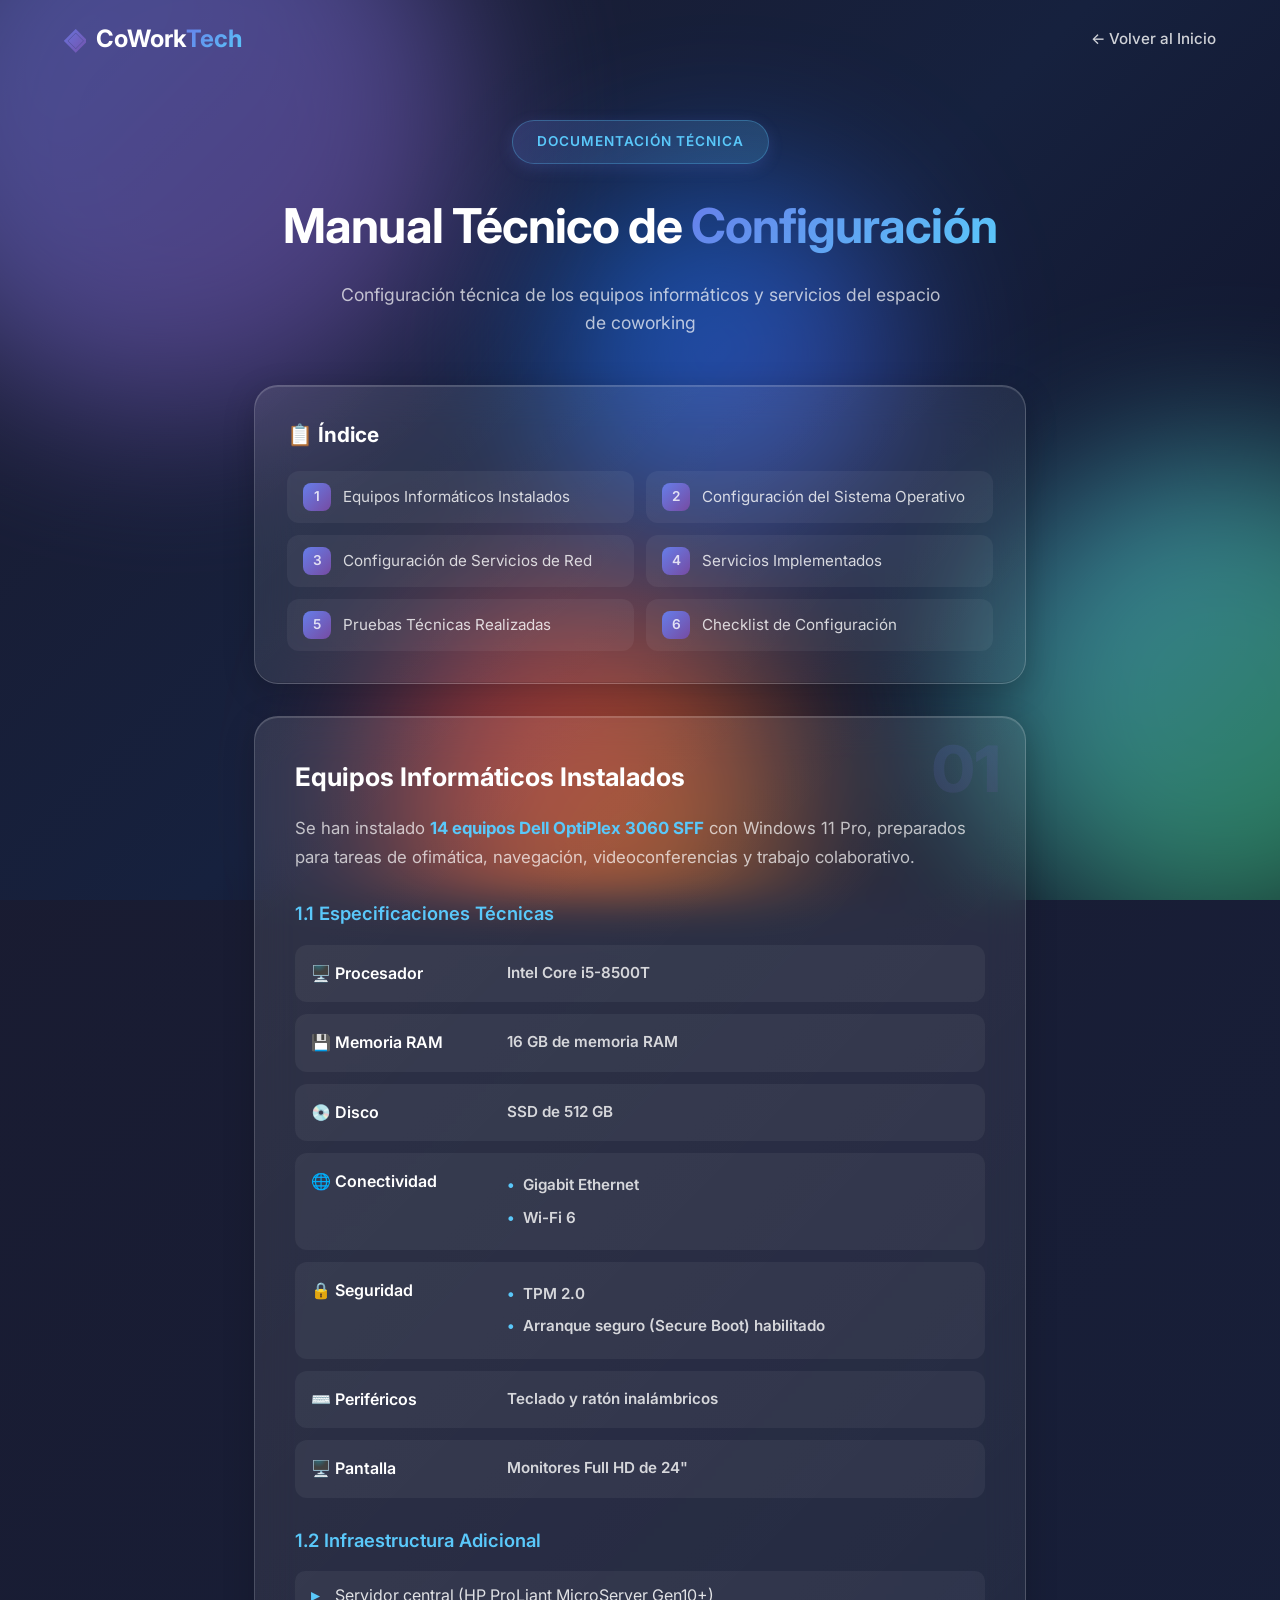
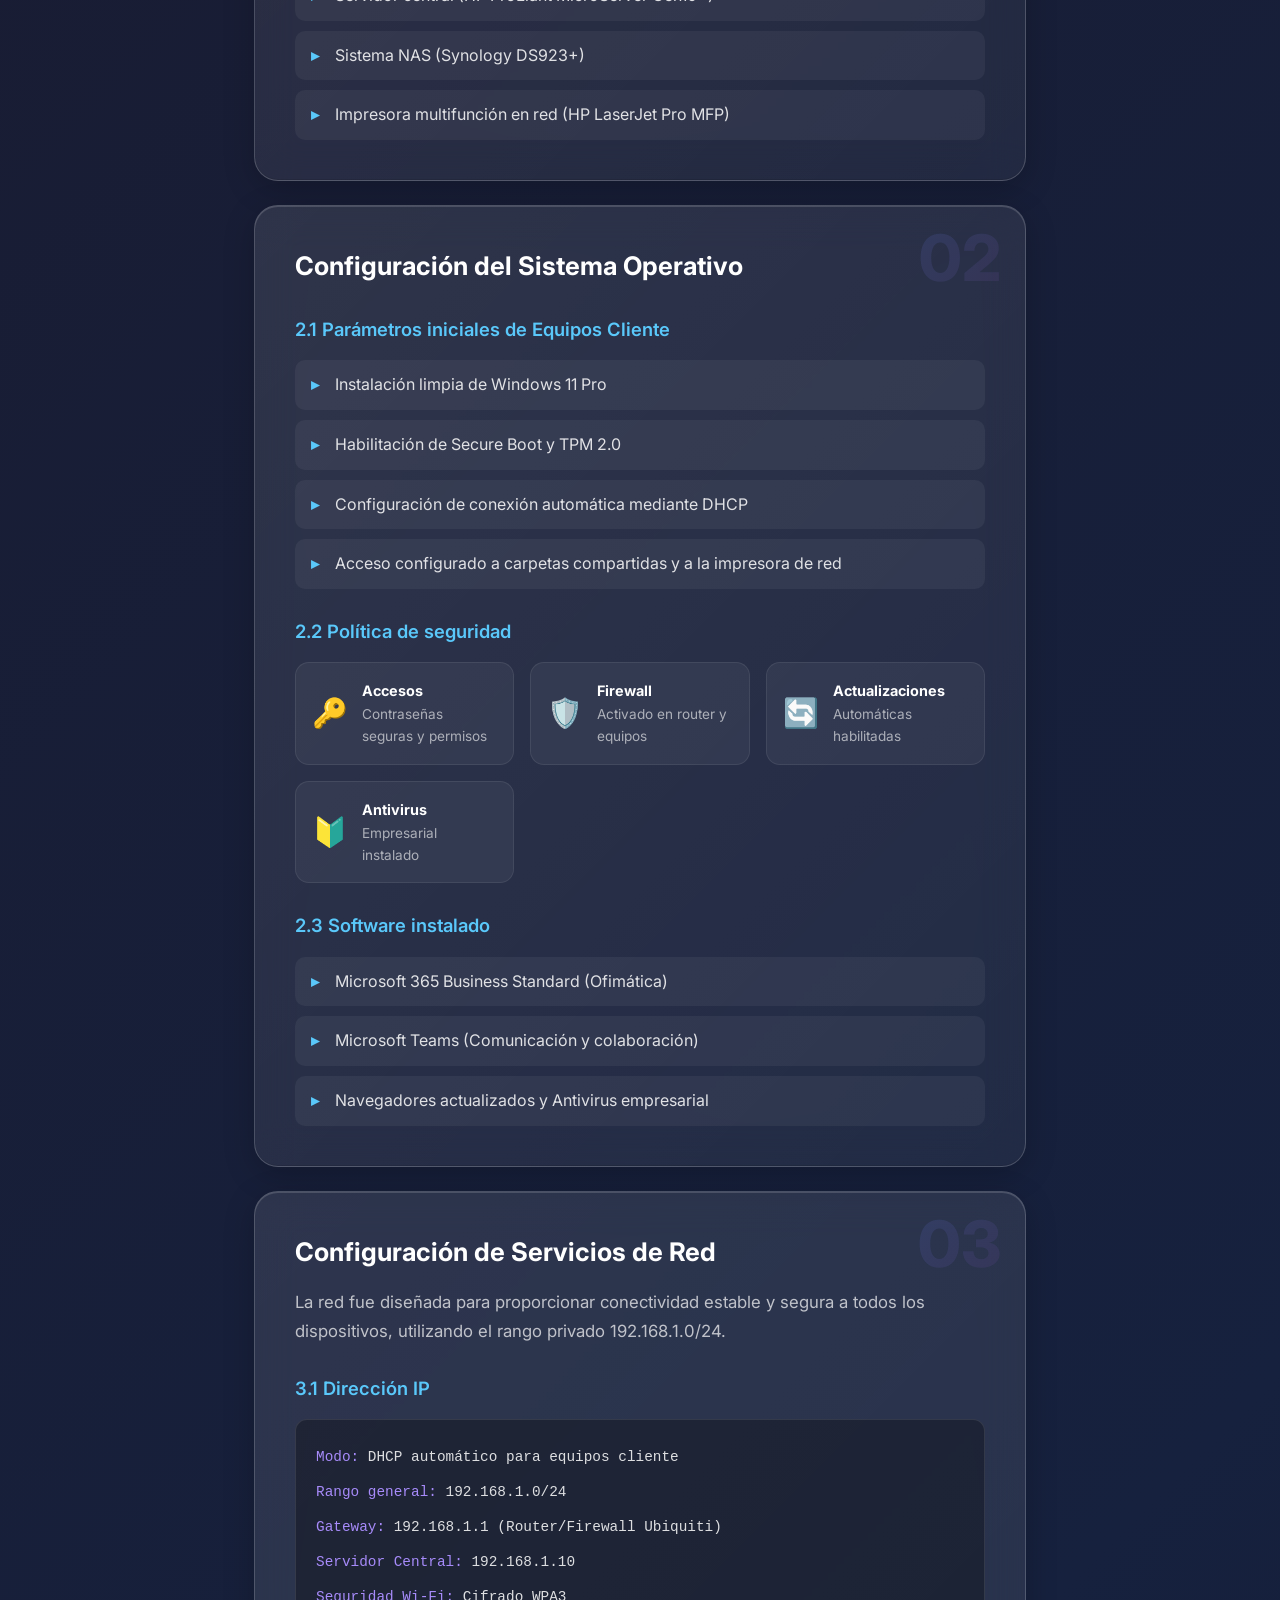
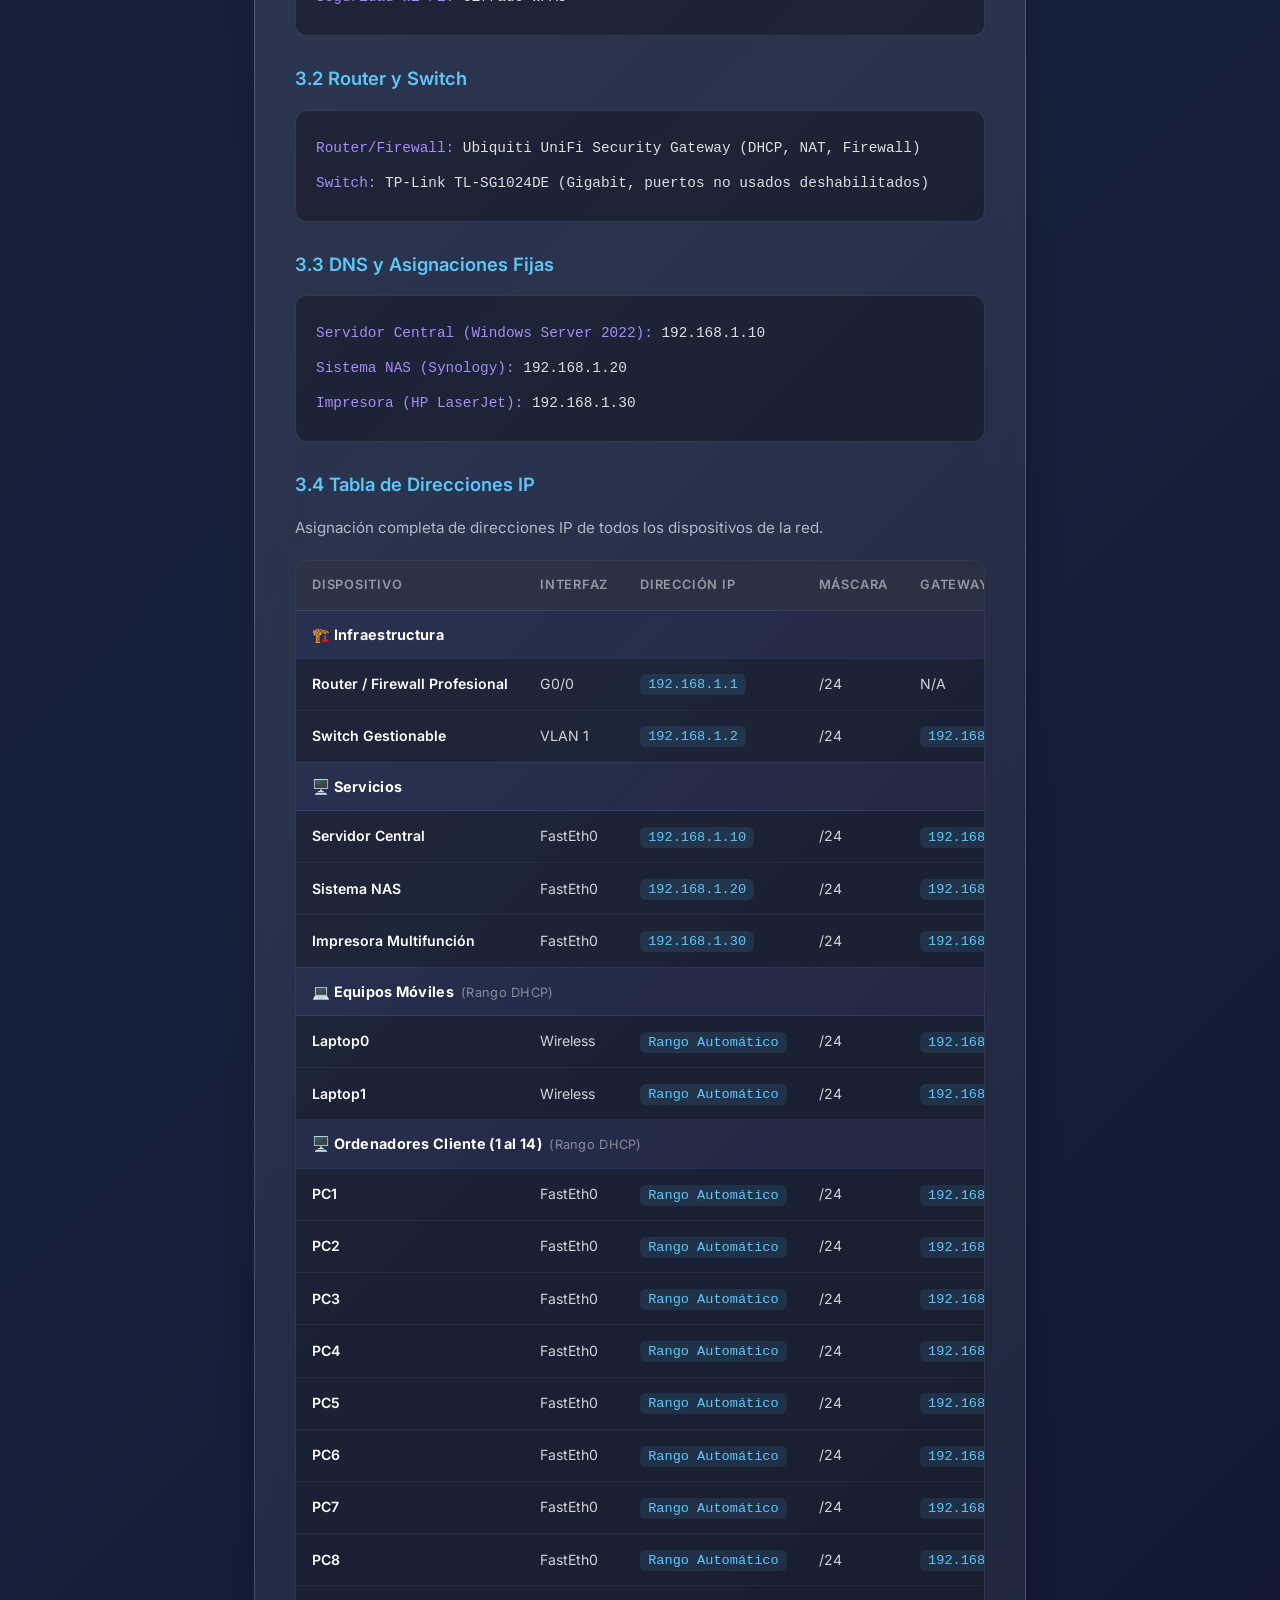
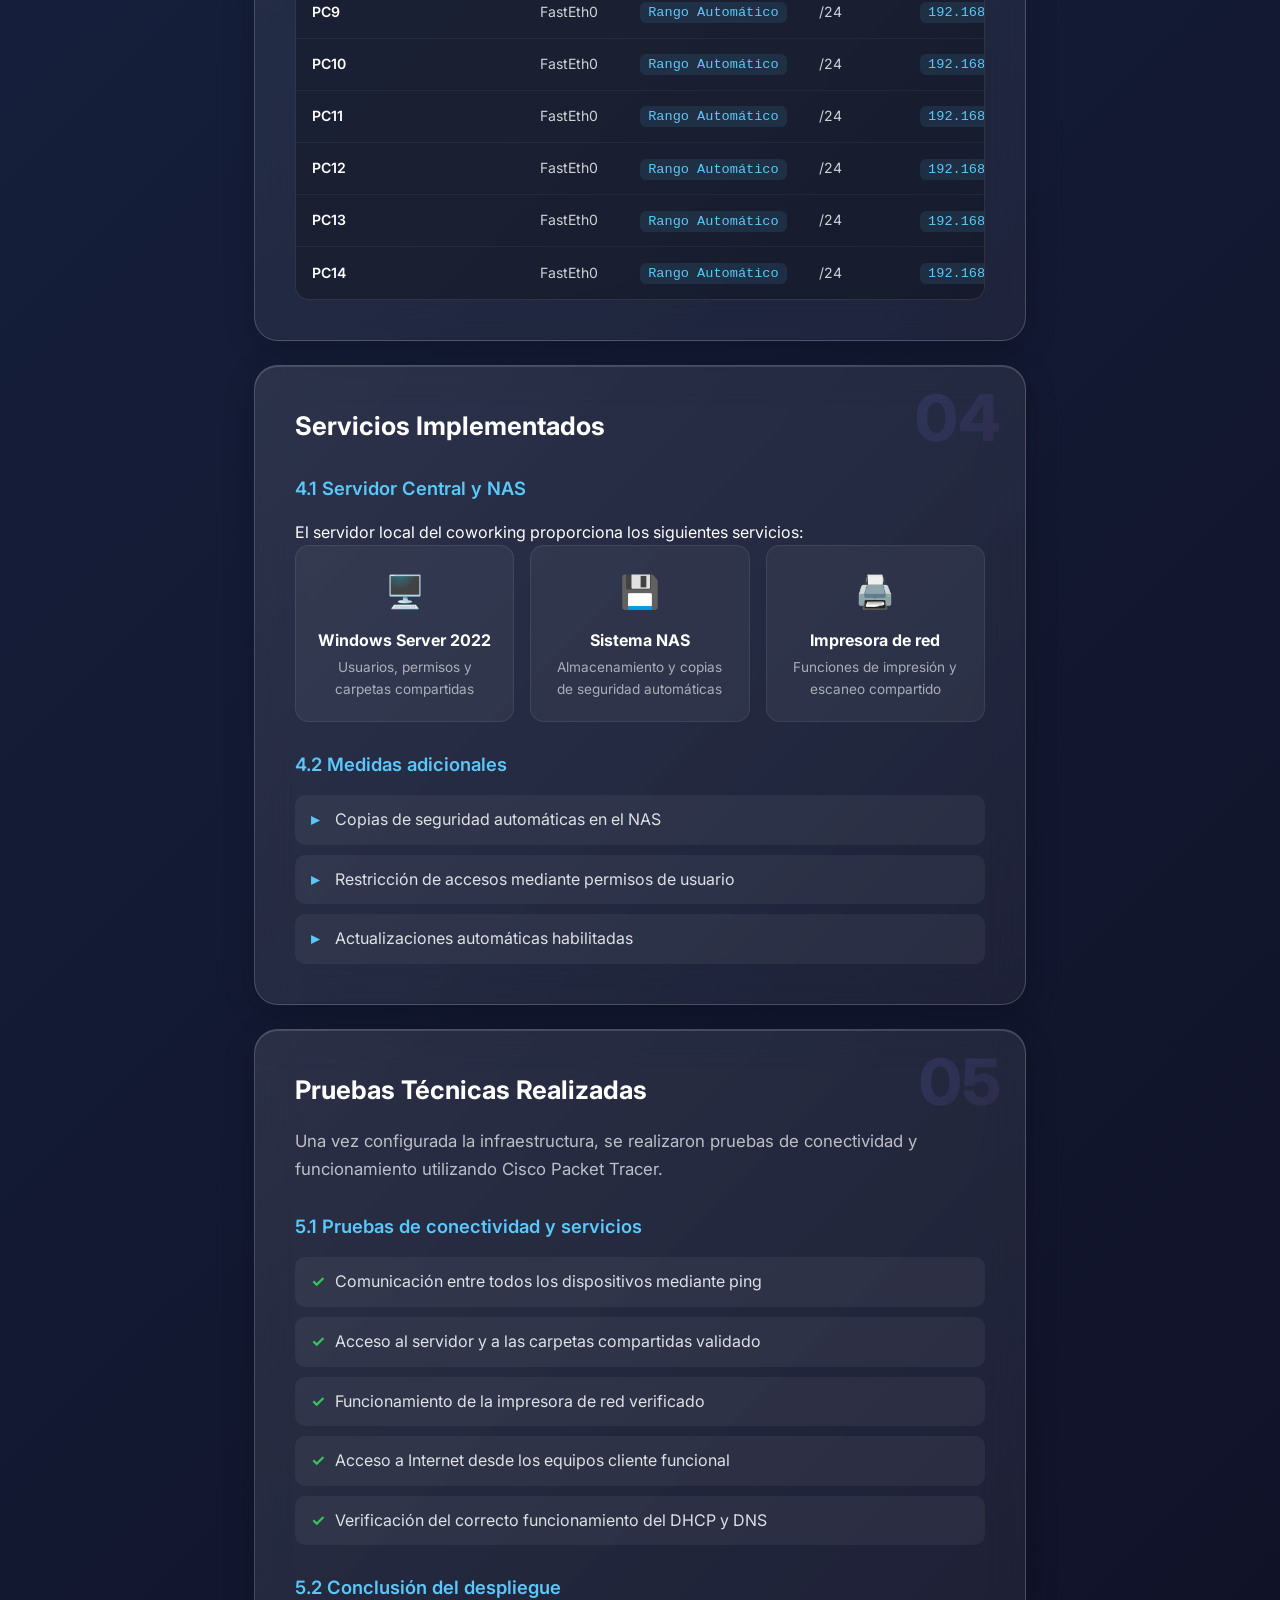
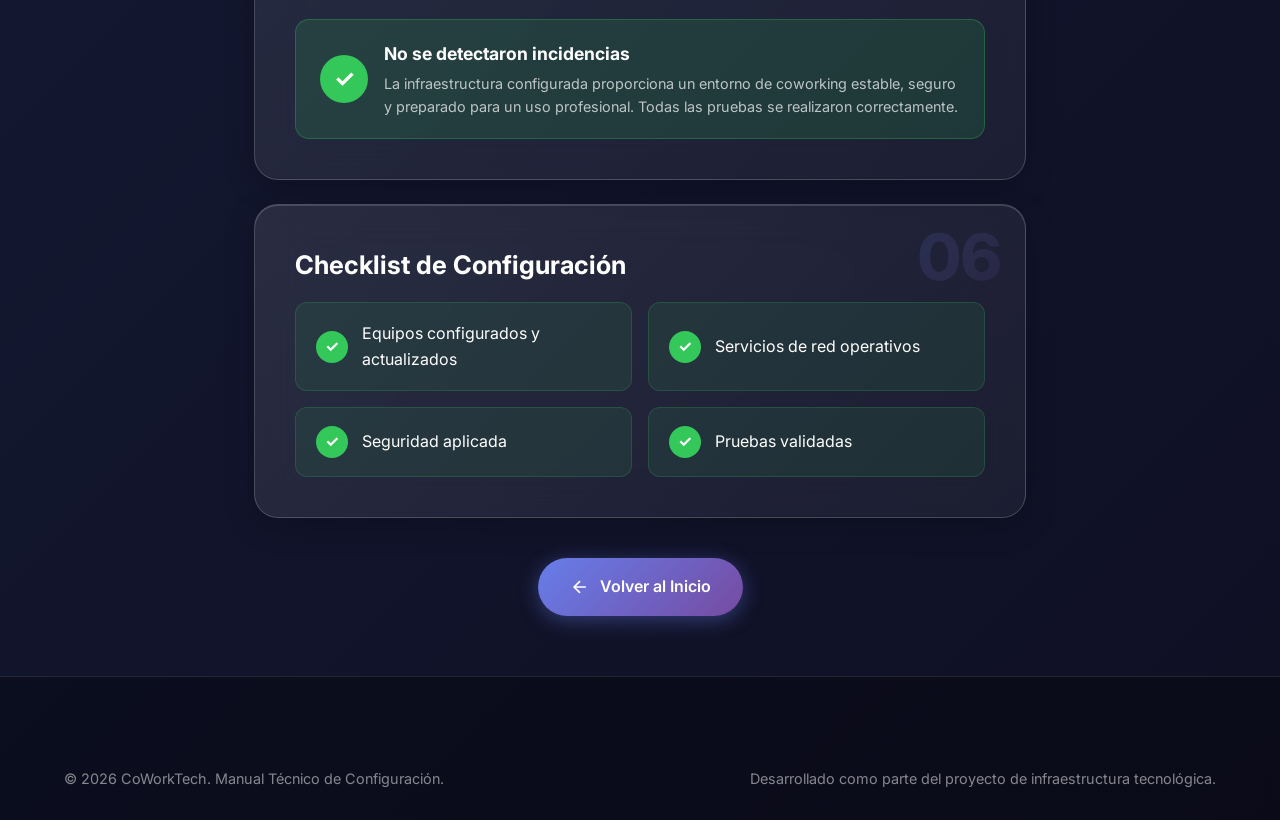
<file: manual.html>
<!DOCTYPE html>
<html lang="es">

<head>
    <meta charset="UTF-8">
    <meta name="viewport" content="width=device-width, initial-scale=1.0">
    <meta name="description" content="Manual Técnico de Configuración de Equipos y Servicios - Coworking Tech Space">
    <title>Manual Técnico | CoWorkTech</title>
    <link rel="preconnect" href="https://fonts.googleapis.com">
    <link rel="preconnect" href="https://fonts.gstatic.com" crossorigin>
    <link
        href="https://fonts.googleapis.com/css2?family=SF+Pro+Display:wght@300;400;500;600;700&family=Inter:wght@300;400;500;600;700&display=swap"
        rel="stylesheet">
    <link rel="stylesheet" href="styles.css">
    <link rel="stylesheet" href="manual.css">
</head>

<body>
    <div class="animated-bg">
        <div class="blob blob-1"></div>
        <div class="blob blob-2"></div>
        <div class="blob blob-3"></div>
        <div class="blob blob-4"></div>
    </div>

    <nav class="navbar scrolled">
        <div class="nav-container">
            <a href="index.html" class="logo">
                <span class="logo-icon">◈</span>
                <span class="logo-text">CoWork<span class="accent">Tech</span></span>
            </a>
            <ul class="nav-links">
                <li><a href="index.html">← Volver al Inicio</a></li>
            </ul>
        </div>
    </nav>

    <main class="manual-container">
        <header class="manual-header">
            <span class="section-tag">Documentación Técnica</span>
            <h1 class="manual-title">Manual Técnico de <span class="gradient-text">Configuración</span></h1>
            <p class="manual-subtitle">Configuración técnica de los equipos informáticos y servicios del espacio de
                coworking</p>
        </header>

        <nav class="toc glass-card">
            <h2>📋 Índice</h2>
            <ol class="toc-list">
                <li><a href="#equipos">Equipos Informáticos Instalados</a></li>
                <li><a href="#sistema">Configuración del Sistema Operativo</a></li>
                <li><a href="#red">Configuración de Servicios de Red</a></li>
                <li><a href="#servicios">Servicios Implementados</a></li>
                <li><a href="#pruebas">Pruebas Técnicas Realizadas</a></li>
                <li><a href="#checklist">Checklist de Configuración</a></li>
            </ol>
        </nav>

        <section id="equipos" class="manual-section glass-card">
            <div class="section-number">01</div>
            <h2>Equipos Informáticos Instalados</h2>
            <p class="section-intro">Se han instalado <strong>14 equipos Dell OptiPlex 3060 SFF</strong> con Windows 11 Pro, preparados para
                tareas de ofimática, navegación, videoconferencias y trabajo colaborativo.</p>

            <div class="subsection">
                <h3>1.1 Especificaciones Técnicas</h3>
                <div class="specs-table">
                    <div class="spec-row">
                        <span class="spec-name">🖥️ Procesador</span>
                        <span class="spec-value">Intel Core i5-8500T</span>
                    </div>
                    <div class="spec-row">
                        <span class="spec-name">💾 Memoria RAM</span>
                        <span class="spec-value">16 GB de memoria RAM</span>
                    </div>
                    <div class="spec-row">
                        <span class="spec-name">💿 Disco</span>
                        <span class="spec-value">SSD de 512 GB</span>
                    </div>
                    <div class="spec-row">
                        <span class="spec-name">🌐 Conectividad</span>
                        <span class="spec-value">
                            <ul>
                                <li>Gigabit Ethernet</li>
                                <li>Wi-Fi 6</li>
                            </ul>
                        </span>
                    </div>
                    <div class="spec-row">
                        <span class="spec-name">🔒 Seguridad</span>
                        <span class="spec-value">
                            <ul>
                                <li>TPM 2.0</li>
                                <li>Arranque seguro (Secure Boot) habilitado</li>
                            </ul>
                        </span>
                    </div>
                    <div class="spec-row">
                        <span class="spec-name">⌨️ Periféricos</span>
                        <span class="spec-value">Teclado y ratón inalámbricos</span>
                    </div>
                    <div class="spec-row">
                        <span class="spec-name">🖥️ Pantalla</span>
                        <span class="spec-value">Monitores Full HD de 24"</span>
                    </div>
                </div>
            </div>

            <div class="subsection">
                <h3>1.2 Infraestructura Adicional</h3>
                <ul class="feature-list">
                    <li>Servidor central (HP ProLiant MicroServer Gen10+)</li>
                    <li>Sistema NAS (Synology DS923+)</li>
                    <li>Impresora multifunción en red (HP LaserJet Pro MFP)</li>
                </ul>
            </div>
        </section>

        <section id="sistema" class="manual-section glass-card">
            <div class="section-number">02</div>
            <h2>Configuración del Sistema Operativo</h2>

            <div class="subsection">
                <h3>2.1 Parámetros iniciales de Equipos Cliente</h3>
                <ul class="feature-list">
                    <li>Instalación limpia de Windows 11 Pro</li>
                    <li>Habilitación de Secure Boot y TPM 2.0</li>
                    <li>Configuración de conexión automática mediante DHCP</li>
                    <li>Acceso configurado a carpetas compartidas y a la impresora de red</li>
                </ul>
            </div>

            <div class="subsection">
                <h3>2.2 Política de seguridad</h3>
                <div class="info-cards">
                    <div class="info-card">
                        <span class="info-icon">🔑</span>
                        <div>
                            <strong>Accesos</strong>
                            <p>Contraseñas seguras y permisos</p>
                        </div>
                    </div>
                    <div class="info-card">
                        <span class="info-icon">🛡️</span>
                        <div>
                            <strong>Firewall</strong>
                            <p>Activado en router y equipos</p>
                        </div>
                    </div>
                    <div class="info-card">
                        <span class="info-icon">🔄</span>
                        <div>
                            <strong>Actualizaciones</strong>
                            <p>Automáticas habilitadas</p>
                        </div>
                    </div>
                    <div class="info-card">
                        <span class="info-icon">🔰</span>
                        <div>
                            <strong>Antivirus</strong>
                            <p>Empresarial instalado</p>
                        </div>
                    </div>
                </div>
            </div>

            <div class="subsection">
                <h3>2.3 Software instalado</h3>
                <ul class="feature-list">
                    <li>Microsoft 365 Business Standard (Ofimática)</li>
                    <li>Microsoft Teams (Comunicación y colaboración)</li>
                    <li>Navegadores actualizados y Antivirus empresarial</li>
                </ul>
            </div>
        </section>

        <section id="red" class="manual-section glass-card">
            <div class="section-number">03</div>
            <h2>Configuración de Servicios de Red</h2>
            <p class="section-intro">La red fue diseñada para proporcionar conectividad estable y segura a todos los dispositivos, utilizando el rango privado 192.168.1.0/24.</p>

            <div class="subsection">
                <h3>3.1 Dirección IP</h3>
                <div class="code-block">
                    <div class="code-line"><span class="code-key">Modo:</span> DHCP automático para equipos cliente</div>
                    <div class="code-line"><span class="code-key">Rango general:</span> 192.168.1.0/24</div>
                    <div class="code-line"><span class="code-key">Gateway:</span> 192.168.1.1 (Router/Firewall Ubiquiti)</div>
                    <div class="code-line"><span class="code-key">Servidor Central:</span> 192.168.1.10</div>
                    <div class="code-line"><span class="code-key">Seguridad Wi-Fi:</span> Cifrado WPA3</div>
                </div>
            </div>

            <div class="subsection">
                <h3>3.2 Router y Switch</h3>
                <div class="code-block">
                    <div class="code-line"><span class="code-key">Router/Firewall:</span> Ubiquiti UniFi Security Gateway (DHCP, NAT, Firewall)</div>
                    <div class="code-line"><span class="code-key">Switch:</span> TP-Link TL-SG1024DE (Gigabit, puertos no usados deshabilitados)</div>
                </div>
            </div>

            <div class="subsection">
                <h3>3.3 DNS y Asignaciones Fijas</h3>
                <div class="code-block">
                    <div class="code-line"><span class="code-key">Servidor Central (Windows Server 2022):</span> 192.168.1.10</div>
                    <div class="code-line"><span class="code-key">Sistema NAS (Synology):</span> 192.168.1.20</div>
                    <div class="code-line"><span class="code-key">Impresora (HP LaserJet):</span> 192.168.1.30</div>
                </div>
            </div>

            <div class="subsection">
                <h3>3.4 Tabla de Direcciones IP</h3>
                <p class="table-intro">Asignación completa de direcciones IP de todos los dispositivos de la red.</p>
                <div class="ip-table-wrapper">
                    <table class="ip-table">
                        <thead>
                            <tr>
                                <th>Dispositivo</th>
                                <th>Interfaz</th>
                                <th>Dirección IP</th>
                                <th>Máscara</th>
                                <th>Gateway</th>
                                <th>Tipo</th>
                                <th>Notas</th>
                            </tr>
                        </thead>
                        <tbody>
                            <tr class="category-row">
                                <td colspan="7">🏗️ Infraestructura</td>
                            </tr>
                            <tr>
                                <td><span class="device-name">Router / Firewall Profesional</span></td>
                                <td>G0/0</td>
                                <td><code>192.168.1.1</code></td>
                                <td>/24</td>
                                <td>N/A</td>
                                <td><span class="badge badge-static">Estática</span></td>
                                <td>Gateway / DHCP / Firewall</td>
                            </tr>
                            <tr>
                                <td><span class="device-name">Switch Gestionable</span></td>
                                <td>VLAN 1</td>
                                <td><code>192.168.1.2</code></td>
                                <td>/24</td>
                                <td><code>192.168.1.1</code></td>
                                <td><span class="badge badge-static">Estática</span></td>
                                <td>Gestión de red Gigabit</td>
                            </tr>

                            <tr class="category-row">
                                <td colspan="7">🖥️ Servicios</td>
                            </tr>
                            <tr>
                                <td><span class="device-name">Servidor Central</span></td>
                                <td>FastEth0</td>
                                <td><code>192.168.1.10</code></td>
                                <td>/24</td>
                                <td><code>192.168.1.1</code></td>
                                <td><span class="badge badge-static">Estática</span></td>
                                <td>Windows Server 2022 / Archivos</td>
                            </tr>
                            <tr>
                                <td><span class="device-name">Sistema NAS</span></td>
                                <td>FastEth0</td>
                                <td><code>192.168.1.20</code></td>
                                <td>/24</td>
                                <td><code>192.168.1.1</code></td>
                                <td><span class="badge badge-static">Estática</span></td>
                                <td>Synology / Copias de seguridad</td>
                            </tr>
                            <tr>
                                <td><span class="device-name">Impresora Multifunción</span></td>
                                <td>FastEth0</td>
                                <td><code>192.168.1.30</code></td>
                                <td>/24</td>
                                <td><code>192.168.1.1</code></td>
                                <td><span class="badge badge-static">Estática</span></td>
                                <td>HP LaserJet Pro MFP</td>
                            </tr>

                            <tr class="category-row">
                                <td colspan="7">💻 Equipos Móviles <span class="range-tag">(Rango DHCP)</span></td>
                            </tr>
                            <tr>
                                <td><span class="device-name">Laptop0</span></td>
                                <td>Wireless</td>
                                <td><code>Rango Automático</code></td>
                                <td>/24</td>
                                <td><code>192.168.1.1</code></td>
                                <td><span class="badge badge-dynamic">Dinámica</span></td>
                                <td>Red WPA3</td>
                            </tr>
                            <tr>
                                <td><span class="device-name">Laptop1</span></td>
                                <td>Wireless</td>
                                <td><code>Rango Automático</code></td>
                                <td>/24</td>
                                <td><code>192.168.1.1</code></td>
                                <td><span class="badge badge-dynamic">Dinámica</span></td>
                                <td>Red WPA3</td>
                            </tr>

                            <tr class="category-row">
                                <td colspan="7">🖥️ Ordenadores Cliente (1 al 14) <span class="range-tag">(Rango DHCP)</span></td>
                            </tr>
                            <tr>
                                <td><span class="device-name">PC1</span></td>
                                <td>FastEth0</td>
                                <td><code>Rango Automático</code></td>
                                <td>/24</td>
                                <td><code>192.168.1.1</code></td>
                                <td><span class="badge badge-dynamic">Dinámica</span></td>
                                <td>Dell OptiPlex 3060</td>
                            </tr>
                            <tr>
                                <td><span class="device-name">PC2</span></td>
                                <td>FastEth0</td>
                                <td><code>Rango Automático</code></td>
                                <td>/24</td>
                                <td><code>192.168.1.1</code></td>
                                <td><span class="badge badge-dynamic">Dinámica</span></td>
                                <td>Dell OptiPlex 3060</td>
                            </tr>
                            <tr>
                                <td><span class="device-name">PC3</span></td>
                                <td>FastEth0</td>
                                <td><code>Rango Automático</code></td>
                                <td>/24</td>
                                <td><code>192.168.1.1</code></td>
                                <td><span class="badge badge-dynamic">Dinámica</span></td>
                                <td>Dell OptiPlex 3060</td>
                            </tr>
                            <tr>
                                <td><span class="device-name">PC4</span></td>
                                <td>FastEth0</td>
                                <td><code>Rango Automático</code></td>
                                <td>/24</td>
                                <td><code>192.168.1.1</code></td>
                                <td><span class="badge badge-dynamic">Dinámica</span></td>
                                <td>Dell OptiPlex 3060</td>
                            </tr>
                            <tr>
                                <td><span class="device-name">PC5</span></td>
                                <td>FastEth0</td>
                                <td><code>Rango Automático</code></td>
                                <td>/24</td>
                                <td><code>192.168.1.1</code></td>
                                <td><span class="badge badge-dynamic">Dinámica</span></td>
                                <td>Dell OptiPlex 3060</td>
                            </tr>
                            <tr>
                                <td><span class="device-name">PC6</span></td>
                                <td>FastEth0</td>
                                <td><code>Rango Automático</code></td>
                                <td>/24</td>
                                <td><code>192.168.1.1</code></td>
                                <td><span class="badge badge-dynamic">Dinámica</span></td>
                                <td>Dell OptiPlex 3060</td>
                            </tr>
                            <tr>
                                <td><span class="device-name">PC7</span></td>
                                <td>FastEth0</td>
                                <td><code>Rango Automático</code></td>
                                <td>/24</td>
                                <td><code>192.168.1.1</code></td>
                                <td><span class="badge badge-dynamic">Dinámica</span></td>
                                <td>Dell OptiPlex 3060</td>
                            </tr>
                            <tr>
                                <td><span class="device-name">PC8</span></td>
                                <td>FastEth0</td>
                                <td><code>Rango Automático</code></td>
                                <td>/24</td>
                                <td><code>192.168.1.1</code></td>
                                <td><span class="badge badge-dynamic">Dinámica</span></td>
                                <td>Dell OptiPlex 3060</td>
                            </tr>
                            <tr>
                                <td><span class="device-name">PC9</span></td>
                                <td>FastEth0</td>
                                <td><code>Rango Automático</code></td>
                                <td>/24</td>
                                <td><code>192.168.1.1</code></td>
                                <td><span class="badge badge-dynamic">Dinámica</span></td>
                                <td>Dell OptiPlex 3060</td>
                            </tr>
                            <tr>
                                <td><span class="device-name">PC10</span></td>
                                <td>FastEth0</td>
                                <td><code>Rango Automático</code></td>
                                <td>/24</td>
                                <td><code>192.168.1.1</code></td>
                                <td><span class="badge badge-dynamic">Dinámica</span></td>
                                <td>Dell OptiPlex 3060</td>
                            </tr>
                            <tr>
                                <td><span class="device-name">PC11</span></td>
                                <td>FastEth0</td>
                                <td><code>Rango Automático</code></td>
                                <td>/24</td>
                                <td><code>192.168.1.1</code></td>
                                <td><span class="badge badge-dynamic">Dinámica</span></td>
                                <td>Dell OptiPlex 3060</td>
                            </tr>
                            <tr>
                                <td><span class="device-name">PC12</span></td>
                                <td>FastEth0</td>
                                <td><code>Rango Automático</code></td>
                                <td>/24</td>
                                <td><code>192.168.1.1</code></td>
                                <td><span class="badge badge-dynamic">Dinámica</span></td>
                                <td>Dell OptiPlex 3060</td>
                            </tr>
                            <tr>
                                <td><span class="device-name">PC13</span></td>
                                <td>FastEth0</td>
                                <td><code>Rango Automático</code></td>
                                <td>/24</td>
                                <td><code>192.168.1.1</code></td>
                                <td><span class="badge badge-dynamic">Dinámica</span></td>
                                <td>Dell OptiPlex 3060</td>
                            </tr>
                            <tr>
                                <td><span class="device-name">PC14</span></td>
                                <td>FastEth0</td>
                                <td><code>Rango Automático</code></td>
                                <td>/24</td>
                                <td><code>192.168.1.1</code></td>
                                <td><span class="badge badge-dynamic">Dinámica</span></td>
                                <td>Dell OptiPlex 3060</td>
                            </tr>
                        </tbody>
                    </table>
                </div>
            </div>
        </section>

        <section id="servicios" class="manual-section glass-card">
            <div class="section-number">04</div>
            <h2>Servicios Implementados</h2>

            <div class="subsection">
                <h3>4.1 Servidor Central y NAS</h3>
                <p>El servidor local del coworking proporciona los siguientes servicios:</p>
                <div class="service-grid">
                    <div class="service-item">
                        <span class="service-icon">🖥️</span>
                        <strong>Windows Server 2022</strong>
                        <p>Usuarios, permisos y carpetas compartidas</p>
                    </div>
                    <div class="service-item">
                        <span class="service-icon">💾</span>
                        <strong>Sistema NAS</strong>
                        <p>Almacenamiento y copias de seguridad automáticas</p>
                    </div>
                    <div class="service-item">
                        <span class="service-icon">🖨️</span>
                        <strong>Impresora de red</strong>
                        <p>Funciones de impresión y escaneo compartido</p>
                    </div>
                </div>
            </div>

            <div class="subsection">
                <h3>4.2 Medidas adicionales</h3>
                <ul class="feature-list">
                    <li>Copias de seguridad automáticas en el NAS</li>
                    <li>Restricción de accesos mediante permisos de usuario</li>
                    <li>Actualizaciones automáticas habilitadas</li>
                </ul>
            </div>
        </section>

        <section id="pruebas" class="manual-section glass-card">
            <div class="section-number">05</div>
            <h2>Pruebas Técnicas Realizadas</h2>
            <p class="section-intro">Una vez configurada la infraestructura, se realizaron pruebas de conectividad y funcionamiento utilizando Cisco Packet Tracer.</p>

            <div class="subsection">
                <h3>5.1 Pruebas de conectividad y servicios</h3>
                <ul class="feature-list check-list">
                    <li>Comunicación entre todos los dispositivos mediante ping</li>
                    <li>Acceso al servidor y a las carpetas compartidas validado</li>
                    <li>Funcionamiento de la impresora de red verificado</li>
                    <li>Acceso a Internet desde los equipos cliente funcional</li>
                    <li>Verificación del correcto funcionamiento del DHCP y DNS</li>
                </ul>
            </div>

            <div class="subsection">
                <h3>5.2 Conclusión del despliegue</h3>
                <div class="result-banner success">
                    <span class="result-icon">✓</span>
                    <div>
                        <strong>No se detectaron incidencias</strong>
                        <p>La infraestructura configurada proporciona un entorno de coworking estable, seguro y preparado para un uso profesional. Todas las pruebas se realizaron correctamente.</p>
                    </div>
                </div>
            </div>
        </section>

        <section id="checklist" class="manual-section glass-card">
            <div class="section-number">06</div>
            <h2>Checklist de Configuración</h2>

            <div class="checklist-grid">
                <div class="checklist-item completed">
                    <span class="check-mark">✓</span>
                    <span>Equipos configurados y actualizados</span>
                </div>
                <div class="checklist-item completed">
                    <span class="check-mark">✓</span>
                    <span>Servicios de red operativos</span>
                </div>
                <div class="checklist-item completed">
                    <span class="check-mark">✓</span>
                    <span>Seguridad aplicada</span>
                </div>
                <div class="checklist-item completed">
                    <span class="check-mark">✓</span>
                    <span>Pruebas validadas</span>
                </div>
            </div>
        </section>

        <div class="back-home">
            <a href="index.html" class="btn btn-primary">
                <svg width="20" height="20" viewBox="0 0 24 24" fill="none" stroke="currentColor" stroke-width="2">
                    <path d="M19 12H5M12 19l-7-7 7-7" />
                </svg>
                <span>Volver al Inicio</span>
            </a>
        </div>
    </main>

    <footer class="footer">
        <div class="footer-bottom">
            <p>&copy; 2026 CoWorkTech. Manual Técnico de Configuración.</p>
            <p class="project-credit">Desarrollado como parte del proyecto de infraestructura tecnológica.</p>
        </div>
    </footer>

    <script src="script.js"></script>
</body>

</html>
</file>
<file: styles.css>
/* ========================================
   iOS 26 Liquid Glassy Style - CoWorkTech
   ======================================== */

/* CSS Variables */
:root {
    /* Colors */
    --primary: #007AFF;
    --primary-light: #5AC8FA;
    --primary-dark: #0056CC;
    --accent: #FF2D55;
    --success: #34C759;
    --warning: #FF9500;

    /* Glassmorphism */
    --glass-bg: rgba(255, 255, 255, 0.15);
    --glass-bg-light: rgba(255, 255, 255, 0.25);
    --glass-bg-dark: rgba(0, 0, 0, 0.1);
    --glass-border: rgba(255, 255, 255, 0.3);
    --glass-shadow: 0 8px 32px rgba(0, 0, 0, 0.1);

    /* Text */
    --text-primary: #1D1D1F;
    --text-secondary: #86868B;
    --text-light: #FFFFFF;

    /* Gradients */
    --gradient-primary: linear-gradient(135deg, #667eea 0%, #764ba2 100%);
    --gradient-accent: linear-gradient(135deg, #f093fb 0%, #f5576c 100%);
    --gradient-blue: linear-gradient(135deg, #667eea 0%, #5AC8FA 100%);
    --gradient-mesh:
        radial-gradient(at 40% 20%, hsla(217, 100%, 65%, 0.4) 0px, transparent 50%),
        radial-gradient(at 80% 0%, hsla(189, 100%, 56%, 0.3) 0px, transparent 50%),
        radial-gradient(at 0% 50%, hsla(280, 100%, 70%, 0.3) 0px, transparent 50%),
        radial-gradient(at 80% 50%, hsla(340, 100%, 65%, 0.3) 0px, transparent 50%),
        radial-gradient(at 0% 100%, hsla(22, 100%, 60%, 0.2) 0px, transparent 50%),
        radial-gradient(at 80% 100%, hsla(242, 100%, 65%, 0.2) 0px, transparent 50%),
        radial-gradient(at 0% 0%, hsla(257, 100%, 70%, 0.2) 0px, transparent 50%);

    /* Spacing */
    --section-padding: 100px 5%;
    --card-padding: 32px;
    --border-radius: 24px;
    --border-radius-sm: 16px;
    --border-radius-xs: 12px;

    /* Transitions */
    --transition-fast: 0.2s cubic-bezier(0.4, 0, 0.2, 1);
    --transition-smooth: 0.4s cubic-bezier(0.4, 0, 0.2, 1);
    --transition-bounce: 0.5s cubic-bezier(0.68, -0.55, 0.265, 1.55);
}

/* Reset & Base */
*,
*::before,
*::after {
    margin: 0;
    padding: 0;
    box-sizing: border-box;
}

html {
    scroll-behavior: smooth;
}

body {
    font-family: 'Inter', -apple-system, BlinkMacSystemFont, 'SF Pro Display', sans-serif;
    background: linear-gradient(135deg, #1a1a2e 0%, #16213e 50%, #0f0f23 100%);
    color: var(--text-light);
    line-height: 1.6;
    overflow-x: hidden;
    min-height: 100vh;
}

/* Animated Background */
.animated-bg {
    position: fixed;
    top: 0;
    left: 0;
    width: 100%;
    height: 100%;
    z-index: -1;
    overflow: hidden;
    background: linear-gradient(135deg, #1a1a2e 0%, #16213e 50%, #0f0f23 100%);
}

.blob {
    position: absolute;
    border-radius: 50%;
    filter: blur(80px);
    opacity: 0.6;
    animation: float 20s ease-in-out infinite;
}

.blob-1 {
    width: 600px;
    height: 600px;
    background: linear-gradient(135deg, #667eea, #764ba2);
    top: -20%;
    left: -10%;
    animation-delay: 0s;
}

.blob-2 {
    width: 500px;
    height: 500px;
    background: linear-gradient(135deg, #5AC8FA, #34C759);
    top: 50%;
    right: -15%;
    animation-delay: -5s;
}

.blob-3 {
    width: 400px;
    height: 400px;
    background: linear-gradient(135deg, #FF2D55, #FF9500);
    bottom: -10%;
    left: 30%;
    animation-delay: -10s;
}

.blob-4 {
    width: 350px;
    height: 350px;
    background: linear-gradient(135deg, #007AFF, #5856D6);
    top: 20%;
    right: 30%;
    animation-delay: -15s;
}

@keyframes float {

    0%,
    100% {
        transform: translate(0, 0) rotate(0deg) scale(1);
    }

    25% {
        transform: translate(50px, -50px) rotate(90deg) scale(1.1);
    }

    50% {
        transform: translate(-30px, 30px) rotate(180deg) scale(0.95);
    }

    75% {
        transform: translate(-50px, -30px) rotate(270deg) scale(1.05);
    }
}

/* Glass Card Base */
.glass-card {
    background: linear-gradient(135deg, rgba(255, 255, 255, 0.1) 0%, rgba(255, 255, 255, 0.05) 100%);
    backdrop-filter: blur(20px);
    -webkit-backdrop-filter: blur(20px);
    border-radius: var(--border-radius);
    border: 1px solid rgba(255, 255, 255, 0.18);
    box-shadow:
        0 8px 32px rgba(0, 0, 0, 0.2),
        inset 0 1px 0 rgba(255, 255, 255, 0.15),
        inset 0 -1px 0 rgba(0, 0, 0, 0.1);
    transition: transform var(--transition-smooth), box-shadow var(--transition-smooth), border-color var(--transition-smooth);
    position: relative;
    overflow: hidden;
}

.glass-card::before {
    content: '';
    position: absolute;
    top: 0;
    left: 0;
    right: 0;
    height: 1px;
    background: linear-gradient(90deg, transparent, rgba(255, 255, 255, 0.3), transparent);
}

.glass-card:hover {
    transform: translateY(-8px);
    border-color: rgba(102, 126, 234, 0.3);
    box-shadow:
        0 25px 70px rgba(0, 0, 0, 0.35),
        inset 0 1px 0 rgba(255, 255, 255, 0.2),
        0 0 40px rgba(102, 126, 234, 0.1);
}

/* ========================================
   Navigation
   ======================================== */
.navbar {
    position: fixed;
    top: 0;
    left: 0;
    right: 0;
    z-index: 1000;
    padding: 16px 5%;
    transition: all var(--transition-smooth);
}

.navbar.scrolled {
    background: rgba(26, 26, 46, 0.8);
    backdrop-filter: blur(20px);
    -webkit-backdrop-filter: blur(20px);
    border-bottom: 1px solid rgba(255, 255, 255, 0.1);
}

.nav-container {
    max-width: 1400px;
    margin: 0 auto;
    display: flex;
    justify-content: space-between;
    align-items: center;
}

.logo {
    display: flex;
    align-items: center;
    gap: 10px;
    font-size: 1.5rem;
    font-weight: 700;
    text-decoration: none;
    color: var(--text-light);
}

.logo-icon {
    font-size: 1.8rem;
    background: var(--gradient-primary);
    -webkit-background-clip: text;
    -webkit-text-fill-color: transparent;
    background-clip: text;
}

.logo-text .accent {
    background: var(--gradient-blue);
    -webkit-background-clip: text;
    -webkit-text-fill-color: transparent;
    background-clip: text;
}

.nav-links {
    display: flex;
    align-items: center;
    gap: 32px;
    list-style: none;
}

.nav-links a {
    color: rgba(255, 255, 255, 0.8);
    text-decoration: none;
    font-size: 0.95rem;
    font-weight: 500;
    transition: color var(--transition-fast);
    position: relative;
}

.nav-links a:not(.btn-nav):hover {
    color: var(--text-light);
}

.nav-links a:not(.btn-nav)::after {
    content: '';
    position: absolute;
    bottom: -4px;
    left: 0;
    width: 0;
    height: 2px;
    background: var(--gradient-blue);
    transition: width var(--transition-fast);
}

.nav-links a:not(.btn-nav):hover::after {
    width: 100%;
}

.btn-nav {
    background: rgba(255, 255, 255, 0.15);
    padding: 10px 24px;
    border-radius: 50px;
    backdrop-filter: blur(10px);
    border: 1px solid rgba(255, 255, 255, 0.2);
}

.btn-nav:hover {
    background: rgba(255, 255, 255, 0.25);
}

.menu-toggle {
    display: none;
    flex-direction: column;
    gap: 5px;
    cursor: pointer;
}

.menu-toggle span {
    width: 25px;
    height: 2px;
    background: var(--text-light);
    transition: all var(--transition-fast);
}

/* ========================================
   Hero Section
   ======================================== */
.hero {
    min-height: 100vh;
    display: flex;
    align-items: center;
    padding: 120px 5% 80px;
    position: relative;
    gap: 60px;
}

.hero-content {
    flex: 1;
    max-width: 700px;
}

.hero-badge {
    display: inline-flex;
    align-items: center;
    gap: 10px;
    background: rgba(52, 199, 89, 0.15);
    padding: 8px 20px;
    border-radius: 50px;
    font-size: 0.85rem;
    color: var(--success);
    margin-bottom: 24px;
    border: 1px solid rgba(52, 199, 89, 0.3);
}

.pulse {
    width: 8px;
    height: 8px;
    background: var(--success);
    border-radius: 50%;
    animation: pulse 2s ease-in-out infinite;
}

@keyframes pulse {

    0%,
    100% {
        opacity: 1;
        transform: scale(1);
    }

    50% {
        opacity: 0.5;
        transform: scale(1.5);
    }
}

.hero-title {
    font-size: clamp(2.5rem, 5vw, 4rem);
    font-weight: 700;
    line-height: 1.1;
    margin-bottom: 24px;
    letter-spacing: -0.02em;
}

.gradient-text {
    background: var(--gradient-blue);
    -webkit-background-clip: text;
    -webkit-text-fill-color: transparent;
    background-clip: text;
}

.hero-subtitle {
    font-size: 1.15rem;
    color: rgba(255, 255, 255, 0.7);
    margin-bottom: 40px;
    line-height: 1.7;
}

.hero-buttons {
    display: flex;
    gap: 16px;
    margin-bottom: 60px;
    flex-wrap: wrap;
}

/* Buttons */
.btn {
    display: inline-flex;
    align-items: center;
    gap: 10px;
    padding: 16px 32px;
    border-radius: 50px;
    font-size: 1rem;
    font-weight: 600;
    text-decoration: none;
    transition: all var(--transition-fast);
    cursor: pointer;
    border: none;
}

.btn-primary {
    background: var(--gradient-primary);
    color: var(--text-light);
    box-shadow: 0 4px 20px rgba(102, 126, 234, 0.4);
}

.btn-primary:hover {
    transform: translateY(-2px);
    box-shadow: 0 8px 30px rgba(102, 126, 234, 0.5);
}

.btn-secondary {
    background: rgba(255, 255, 255, 0.1);
    color: var(--text-light);
    border: 1px solid rgba(255, 255, 255, 0.2);
    backdrop-filter: blur(10px);
}

.btn-secondary:hover {
    background: rgba(255, 255, 255, 0.2);
}

.btn-full {
    width: 100%;
    justify-content: center;
}

/* Hero Stats */
.hero-stats {
    display: flex;
    gap: 48px;
}

.stat-item {
    text-align: left;
}

.stat-number {
    display: block;
    font-size: 2.5rem;
    font-weight: 700;
    background: var(--gradient-blue);
    -webkit-background-clip: text;
    -webkit-text-fill-color: transparent;
    background-clip: text;
}

.stat-label {
    font-size: 0.9rem;
    color: rgba(255, 255, 255, 0.6);
}

/* Hero Visual */
.hero-visual {
    flex: 1;
    position: relative;
    height: 500px;
    display: flex;
    align-items: center;
    justify-content: center;
}

.floating-card {
    position: absolute;
    background: linear-gradient(135deg, rgba(255, 255, 255, 0.15), rgba(255, 255, 255, 0.05));
    backdrop-filter: blur(20px);
    -webkit-backdrop-filter: blur(20px);
    border-radius: 20px;
    padding: 16px 24px;
    border: 1px solid rgba(255, 255, 255, 0.25);
    display: flex;
    align-items: center;
    gap: 14px;
    animation: floatCard 6s ease-in-out infinite;
    box-shadow:
        0 8px 32px rgba(0, 0, 0, 0.25),
        inset 0 1px 0 rgba(255, 255, 255, 0.2);
    transition: transform var(--transition-fast), box-shadow var(--transition-fast);
}

.floating-card:hover {
    transform: scale(1.05);
    box-shadow:
        0 12px 40px rgba(0, 0, 0, 0.3),
        inset 0 1px 0 rgba(255, 255, 255, 0.3),
        0 0 20px rgba(102, 126, 234, 0.3);
}

.floating-card .card-icon {
    width: 44px;
    height: 44px;
    display: flex;
    align-items: center;
    justify-content: center;
    border-radius: 12px;
    background: linear-gradient(135deg, rgba(102, 126, 234, 0.3), rgba(90, 200, 250, 0.3));
    color: #5AC8FA;
}

.floating-card .card-icon svg {
    stroke: currentColor;
}

.floating-card span {
    font-weight: 600;
    font-size: 0.95rem;
    background: linear-gradient(135deg, #fff 0%, rgba(255, 255, 255, 0.8) 100%);
    -webkit-background-clip: text;
    -webkit-text-fill-color: transparent;
    background-clip: text;
}

.card-1 {
    top: 10%;
    left: 10%;
    animation-delay: 0s;
}

.card-1 .card-icon {
    background: linear-gradient(135deg, rgba(255, 149, 0, 0.3), rgba(255, 94, 58, 0.3));
    color: #FF9500;
}

.card-2 {
    top: 5%;
    right: 15%;
    animation-delay: -1.5s;
}

.card-2 .card-icon {
    background: linear-gradient(135deg, rgba(0, 122, 255, 0.3), rgba(90, 200, 250, 0.3));
    color: #5AC8FA;
}

.card-3 {
    bottom: 25%;
    left: 5%;
    animation-delay: -3s;
}

.card-3 .card-icon {
    background: linear-gradient(135deg, rgba(240, 147, 251, 0.3), rgba(245, 87, 108, 0.3));
    color: #f093fb;
}

.card-4 {
    bottom: 15%;
    right: 10%;
    animation-delay: -4.5s;
}

.card-4 .card-icon {
    background: linear-gradient(135deg, rgba(52, 199, 89, 0.3), rgba(90, 200, 250, 0.3));
    color: #34C759;
}

@keyframes floatCard {

    0%,
    100% {
        transform: translateY(0) rotate(0deg);
    }

    50% {
        transform: translateY(-20px) rotate(2deg);
    }
}

/* ========================================
   Section Headers
   ======================================== */
.section-header {
    text-align: center;
    max-width: 700px;
    margin: 0 auto 60px;
}

.section-tag {
    display: inline-block;
    background: linear-gradient(135deg, rgba(102, 126, 234, 0.2), rgba(90, 200, 250, 0.2));
    color: #5AC8FA;
    padding: 10px 24px;
    border-radius: 50px;
    font-size: 0.85rem;
    font-weight: 600;
    margin-bottom: 24px;
    border: 1px solid rgba(90, 200, 250, 0.3);
    text-transform: uppercase;
    letter-spacing: 1px;
    box-shadow: 0 4px 15px rgba(102, 126, 234, 0.2);
}

.section-title {
    font-size: clamp(2.2rem, 5vw, 3.2rem);
    font-weight: 800;
    margin-bottom: 20px;
    letter-spacing: -0.03em;
    line-height: 1.2;
    text-shadow: 0 4px 30px rgba(0, 0, 0, 0.3);
}

.section-title .gradient-text {
    background: linear-gradient(135deg, #667eea 0%, #5AC8FA 50%, #34C759 100%);
    background-size: 200% auto;
    -webkit-background-clip: text;
    -webkit-text-fill-color: transparent;
    background-clip: text;
    animation: gradient-flow 4s ease infinite;
}

@keyframes gradient-flow {
    0% {
        background-position: 0% center;
    }

    50% {
        background-position: 100% center;
    }

    100% {
        background-position: 0% center;
    }
}

.section-subtitle {
    font-size: 1.15rem;
    color: rgba(255, 255, 255, 0.7);
    max-width: 600px;
    margin: 0 auto;
    line-height: 1.7;
}

.section-subtitle {
    font-size: 1.1rem;
    color: rgba(255, 255, 255, 0.6);
}

/* ========================================
   Services Section
   ======================================== */
.services {
    padding: var(--section-padding);
}

.services-grid {
    display: grid;
    grid-template-columns: repeat(auto-fit, minmax(360px, 1fr));
    gap: 28px;
    max-width: 1200px;
    margin: 0 auto;
}

.service-category {
    padding: var(--card-padding);
    position: relative;
    overflow: hidden;
}

.service-category.featured {
    background: linear-gradient(135deg, rgba(102, 126, 234, 0.2) 0%, rgba(118, 75, 162, 0.2) 100%);
    border-color: rgba(102, 126, 234, 0.3);
}

.featured-badge {
    position: absolute;
    top: 20px;
    right: 20px;
    background: var(--gradient-primary);
    color: white;
    padding: 6px 14px;
    border-radius: 50px;
    font-size: 0.75rem;
    font-weight: 600;
}

.category-header {
    display: flex;
    align-items: center;
    gap: 16px;
    margin-bottom: 24px;
}

.category-icon {
    width: 60px;
    height: 60px;
    border-radius: 16px;
    display: flex;
    align-items: center;
    justify-content: center;
}

.category-icon.basic {
    background: linear-gradient(135deg, rgba(0, 122, 255, 0.2), rgba(90, 200, 250, 0.2));
    color: var(--primary-light);
}

.category-icon.premium {
    background: linear-gradient(135deg, rgba(102, 126, 234, 0.2), rgba(118, 75, 162, 0.2));
    color: #a78bfa;
}

.category-icon.complement {
    background: linear-gradient(135deg, rgba(52, 199, 89, 0.2), rgba(90, 200, 250, 0.2));
    color: var(--success);
}

.category-header h3 {
    font-size: 1.4rem;
    font-weight: 700;
    background: linear-gradient(135deg, #fff 0%, #a78bfa 100%);
    -webkit-background-clip: text;
    -webkit-text-fill-color: transparent;
    background-clip: text;
}

.service-list {
    list-style: none;
    display: flex;
    flex-direction: column;
    gap: 10px;
}

.service-list li {
    display: flex;
    align-items: flex-start;
    gap: 12px;
    font-size: 0.9rem;
    color: rgba(255, 255, 255, 0.8);
    line-height: 1.4;
}

.check-icon {
    color: var(--success);
    font-weight: bold;
    flex-shrink: 0;
}

/* ========================================
   Spaces Section
   ======================================== */
.spaces {
    padding: var(--section-padding);
}

.spaces-showcase {
    display: grid;
    grid-template-columns: repeat(auto-fit, minmax(280px, 1fr));
    gap: 24px;
    max-width: 1200px;
    margin: 0 auto;
}

.space-card {
    padding: var(--card-padding);
    text-align: center;
}

.space-icon {
    width: 80px;
    height: 80px;
    background: linear-gradient(135deg, rgba(102, 126, 234, 0.2), rgba(90, 200, 250, 0.2));
    border-radius: 24px;
    display: flex;
    align-items: center;
    justify-content: center;
    margin: 0 auto 24px;
    color: var(--primary-light);
}

.space-image {
    width: 100%;
    max-width: 180px;
    height: 200px;
    margin: 0 auto 20px;
    display: flex;
    align-items: center;
    justify-content: center;
    background: linear-gradient(135deg, rgba(255, 255, 255, 0.05), rgba(255, 255, 255, 0.02));
    border-radius: 16px;
    padding: 16px;
    overflow: hidden;
}

.space-image img {
    max-width: 100%;
    max-height: 100%;
    object-fit: contain;
    filter: drop-shadow(0 8px 20px rgba(0, 0, 0, 0.3));
    transition: transform var(--transition-smooth);
}

.space-card:hover .space-image img {
    transform: scale(1.05);
}

.space-card h3 {
    font-size: 1.4rem;
    margin-bottom: 12px;
    font-weight: 700;
    background: linear-gradient(135deg, #fff 0%, #5AC8FA 100%);
    -webkit-background-clip: text;
    -webkit-text-fill-color: transparent;
    background-clip: text;
}

.space-card p {
    color: rgba(255, 255, 255, 0.7);
    margin-bottom: 20px;
    font-size: 0.95rem;
}

.space-features {
    display: flex;
    flex-wrap: wrap;
    gap: 8px;
    justify-content: center;
}

.space-features span {
    background: rgba(255, 255, 255, 0.1);
    padding: 6px 14px;
    border-radius: 50px;
    font-size: 0.8rem;
    color: rgba(255, 255, 255, 0.8);
}

/* ========================================
   Team Section
   ======================================== */
.team {
    padding: var(--section-padding);
}

.team-grid {
    display: grid;
    grid-template-columns: repeat(auto-fit, minmax(280px, 1fr));
    gap: 24px;
    max-width: 1200px;
    margin: 0 auto;
}

.team-member {
    padding: var(--card-padding);
    text-align: center;
}

.member-avatar {
    width: 100px;
    height: 100px;
    margin: 0 auto 20px;
    position: relative;
}

.avatar-placeholder {
    width: 100%;
    height: 100%;
    background: var(--gradient-primary);
    border-radius: 50%;
    display: flex;
    align-items: center;
    justify-content: center;
    font-size: 1.5rem;
    font-weight: 700;
    color: white;
}

.team-member h3 {
    font-size: 1.2rem;
    margin-bottom: 10px;
    font-weight: 700;
    background: linear-gradient(135deg, #fff 0%, #f093fb 100%);
    -webkit-background-clip: text;
    -webkit-text-fill-color: transparent;
    background-clip: text;
}

.member-role {
    display: inline-block;
    background: linear-gradient(135deg, rgba(102, 126, 234, 0.2), rgba(118, 75, 162, 0.2));
    color: #a78bfa;
    padding: 6px 16px;
    border-radius: 50px;
    font-size: 0.8rem;
    font-weight: 600;
    margin-bottom: 16px;
}

.team-member p {
    font-size: 0.9rem;
    color: rgba(255, 255, 255, 0.7);
    margin-bottom: 20px;
    line-height: 1.6;
}

.member-tags {
    display: flex;
    flex-wrap: wrap;
    gap: 8px;
    justify-content: center;
}

.member-tags span {
    background: rgba(255, 255, 255, 0.08);
    padding: 5px 12px;
    border-radius: 50px;
    font-size: 0.75rem;
    color: rgba(255, 255, 255, 0.7);
}

/* ========================================
   Technology Section
   ======================================== */
.technology {
    padding: var(--section-padding);
}

.tech-showcase {
    display: grid;
    grid-template-columns: repeat(auto-fit, minmax(400px, 1fr));
    gap: 32px;
    max-width: 1200px;
    margin: 0 auto 40px;
}

.tech-specs,
.tech-budget {
    padding: var(--card-padding);
}

.tech-specs-header {
    display: flex;
    flex-direction: column;
    align-items: center;
    text-align: center;
    margin-bottom: 32px;
    gap: 20px;
}

.tech-specs-header h3 {
    font-size: 1.4rem;
    margin: 0;
    background: linear-gradient(135deg, #fff 0%, #5AC8FA 100%);
    -webkit-background-clip: text;
    -webkit-text-fill-color: transparent;
    background-clip: text;
}

.tech-specs-image {
    width: 160px;
    height: 180px;
    display: flex;
    align-items: center;
    justify-content: center;
    background: linear-gradient(135deg, rgba(255, 255, 255, 0.08), rgba(255, 255, 255, 0.02));
    border-radius: 20px;
    padding: 16px;
    border: 1px solid rgba(255, 255, 255, 0.1);
}

.tech-specs-image img {
    max-width: 100%;
    max-height: 100%;
    object-fit: contain;
    filter: drop-shadow(0 12px 24px rgba(0, 0, 0, 0.5));
    transition: transform var(--transition-smooth);
}

.tech-specs:hover .tech-specs-image img {
    transform: scale(1.05);
}

.tech-budget h3 {
    font-size: 1.4rem;
    margin-bottom: 24px;
    background: linear-gradient(135deg, #fff 0%, #34C759 100%);
    -webkit-background-clip: text;
    -webkit-text-fill-color: transparent;
    background-clip: text;
}

.specs-grid {
    display: grid;
    grid-template-columns: repeat(2, 1fr);
    gap: 20px;
}

.spec-item {
    display: flex;
    align-items: center;
    gap: 16px;
}

.spec-icon {
    width: 48px;
    height: 48px;
    background: rgba(102, 126, 234, 0.15);
    border-radius: 12px;
    display: flex;
    align-items: center;
    justify-content: center;
    color: #667eea;
    flex-shrink: 0;
}

.spec-info {
    display: flex;
    flex-direction: column;
    gap: 2px;
}

.spec-label {
    font-size: 0.8rem;
    color: rgba(255, 255, 255, 0.5);
}

.spec-value {
    font-weight: 600;
    font-size: 0.95rem;
}

/* Budget */
.budget-items {
    display: flex;
    flex-direction: column;
    gap: 16px;
}

.budget-item {
    display: flex;
    justify-content: space-between;
    align-items: center;
    padding-bottom: 16px;
    border-bottom: 1px solid rgba(255, 255, 255, 0.1);
}

.budget-label {
    color: rgba(255, 255, 255, 0.8);
    font-size: 0.95rem;
}

.budget-price {
    font-weight: 600;
    color: var(--text-light);
}

.budget-total {
    display: flex;
    justify-content: space-between;
    align-items: center;
    padding-top: 8px;
    font-size: 1.1rem;
    font-weight: 600;
}

.total-price {
    font-size: 1.5rem;
    background: var(--gradient-blue);
    -webkit-background-clip: text;
    -webkit-text-fill-color: transparent;
    background-clip: text;
}

/* Methodology */
.methodology {
    max-width: 1200px;
    margin: 0 auto;
    padding: var(--card-padding);
}

.method-header {
    display: flex;
    align-items: center;
    gap: 20px;
    margin-bottom: 32px;
}

.method-icon {
    width: 64px;
    height: 64px;
    background: linear-gradient(135deg, rgba(52, 199, 89, 0.2), rgba(90, 200, 250, 0.2));
    border-radius: 16px;
    display: flex;
    align-items: center;
    justify-content: center;
    color: var(--success);
}

.method-header h3 {
    font-size: 1.4rem;
    margin-bottom: 4px;
}

.method-header p {
    color: rgba(255, 255, 255, 0.6);
    font-size: 0.95rem;
}

.sprint-timeline {
    display: grid;
    grid-template-columns: repeat(auto-fit, minmax(160px, 1fr));
    gap: 24px;
    position: relative;
}

.sprint-timeline::before {
    content: '';
    position: absolute;
    top: 20px;
    left: 40px;
    right: 40px;
    height: 2px;
    background: rgba(255, 255, 255, 0.1);
}

.sprint-item {
    text-align: center;
}

.sprint-marker {
    width: 40px;
    height: 40px;
    background: rgba(255, 255, 255, 0.1);
    border-radius: 50%;
    display: flex;
    align-items: center;
    justify-content: center;
    font-weight: 700;
    margin: 0 auto 16px;
    position: relative;
    z-index: 1;
    transition: all var(--transition-fast);
}

.sprint-marker.active {
    background: var(--gradient-primary);
    box-shadow: 0 4px 20px rgba(102, 126, 234, 0.4);
}

.sprint-content h4 {
    font-size: 1rem;
    margin-bottom: 4px;
}

.sprint-content p {
    font-size: 0.85rem;
    color: rgba(255, 255, 255, 0.6);
}

/* ========================================
   Phases Section
   ======================================== */
.phases {
    padding: var(--section-padding);
}

.phases-container {
    display: grid;
    grid-template-columns: repeat(auto-fit, minmax(260px, 1fr));
    gap: 24px;
    max-width: 1200px;
    margin: 0 auto;
}

.phase-card {
    padding: var(--card-padding);
    position: relative;
}

.phase-number {
    font-size: 3rem;
    font-weight: 800;
    background: linear-gradient(135deg, rgba(102, 126, 234, 0.3), rgba(118, 75, 162, 0.3));
    -webkit-background-clip: text;
    -webkit-text-fill-color: transparent;
    background-clip: text;
    margin-bottom: 16px;
}

.phase-card h3 {
    font-size: 1.25rem;
    margin-bottom: 12px;
    font-weight: 700;
    background: linear-gradient(135deg, #fff 0%, #FF9500 100%);
    -webkit-background-clip: text;
    -webkit-text-fill-color: transparent;
    background-clip: text;
}

.phase-card p {
    font-size: 0.9rem;
    color: rgba(255, 255, 255, 0.7);
    margin-bottom: 20px;
    line-height: 1.6;
}

.phase-image {
    width: 100%;
    margin-bottom: 16px;
    border-radius: 12px;
    overflow: hidden;
    background: rgba(255, 255, 255, 0.95);
    padding: 12px;
}

.phase-image img {
    width: 100%;
    height: auto;
    object-fit: contain;
    border-radius: 8px;
}

.phase-status {
    display: inline-flex;
    align-items: center;
    gap: 8px;
    font-size: 0.85rem;
    font-weight: 500;
    padding: 8px 16px;
    border-radius: 50px;
}

.status-dot {
    width: 8px;
    height: 8px;
    border-radius: 50%;
}

.phase-status.completed {
    background: rgba(52, 199, 89, 0.15);
    color: var(--success);
}

.phase-status.completed .status-dot {
    background: var(--success);
}

.phase-status.in-progress {
    background: rgba(0, 122, 255, 0.15);
    color: var(--primary);
}

.phase-status.in-progress .status-dot {
    background: var(--primary);
    animation: pulse 2s ease-in-out infinite;
}

.phase-status.pending {
    background: rgba(255, 255, 255, 0.1);
    color: rgba(255, 255, 255, 0.5);
}

.phase-status.pending .status-dot {
    background: rgba(255, 255, 255, 0.3);
}

/* ========================================
   Network Section (Red de la Empresa)
   ======================================== */
.network-section {
    padding: var(--section-padding);
}

.network-diagram {
    padding: var(--card-padding);
    max-width: 1000px;
    margin: 0 auto;
}

.network-image {
    width: 100%;
    margin-bottom: 32px;
    display: flex;
    justify-content: center;
    align-items: center;
}

.network-image img {
    max-width: 100%;
    height: auto;
    object-fit: contain;
}

.network-info {
    display: flex;
    flex-wrap: wrap;
    gap: 16px;
    justify-content: center;
}

.network-detail {
    display: flex;
    align-items: center;
    gap: 14px;
    background: linear-gradient(135deg, rgba(255, 255, 255, 0.1), rgba(255, 255, 255, 0.05));
    padding: 14px 24px;
    border-radius: 50px;
    border: 1px solid rgba(255, 255, 255, 0.1);
    transition: all var(--transition-fast);
}

.network-detail:hover {
    transform: translateY(-3px);
    background: linear-gradient(135deg, rgba(102, 126, 234, 0.2), rgba(90, 200, 250, 0.1));
    border-color: rgba(90, 200, 250, 0.3);
    box-shadow: 0 8px 25px rgba(0, 0, 0, 0.2);
}

.detail-icon {
    width: 36px;
    height: 36px;
    display: flex;
    align-items: center;
    justify-content: center;
    background: linear-gradient(135deg, rgba(90, 200, 250, 0.2), rgba(102, 126, 234, 0.2));
    border-radius: 10px;
    color: #5AC8FA;
}

.detail-icon svg {
    stroke: currentColor;
}

.detail-text {
    font-size: 0.9rem;
    font-weight: 500;
    color: rgba(255, 255, 255, 0.9);
}

/* ========================================
   Contact Section
   ======================================== */
.contact {
    padding: var(--section-padding);
}

.contact-container {
    display: grid;
    grid-template-columns: repeat(auto-fit, minmax(400px, 1fr));
    gap: 32px;
    max-width: 1100px;
    margin: 0 auto;
}

.contact-info,
.contact-form {
    padding: var(--card-padding);
}

.contact-info h2 {
    font-size: 2rem;
    margin-bottom: 16px;
}

.contact-info>p {
    color: rgba(255, 255, 255, 0.7);
    margin-bottom: 32px;
    font-size: 1.05rem;
}

.contact-features {
    display: flex;
    flex-direction: column;
    gap: 20px;
}

.contact-feature {
    display: flex;
    align-items: center;
    gap: 16px;
}

.feature-icon {
    width: 48px;
    height: 48px;
    background: rgba(102, 126, 234, 0.15);
    border-radius: 12px;
    display: flex;
    align-items: center;
    justify-content: center;
    color: #667eea;
    flex-shrink: 0;
}

.contact-feature>div {
    display: flex;
    flex-direction: column;
    gap: 2px;
}

.feature-label {
    font-size: 0.8rem;
    color: rgba(255, 255, 255, 0.5);
}

.feature-value {
    font-weight: 500;
}

/* Contact Form */
.contact-form h3 {
    font-size: 1.4rem;
    margin-bottom: 24px;
}

.form-group {
    margin-bottom: 16px;
}

.form-group input,
.form-group select,
.form-group textarea {
    width: 100%;
    padding: 16px 20px;
    background: rgba(255, 255, 255, 0.08);
    border: 1px solid rgba(255, 255, 255, 0.15);
    border-radius: var(--border-radius-xs);
    color: var(--text-light);
    font-family: inherit;
    font-size: 1rem;
    transition: all var(--transition-fast);
}

.form-group input::placeholder,
.form-group textarea::placeholder {
    color: rgba(255, 255, 255, 0.4);
}

.form-group select {
    appearance: none;
    cursor: pointer;
    background-image: url("data:image/svg+xml,%3Csvg width='12' height='8' viewBox='0 0 12 8' fill='none' xmlns='http://www.w3.org/2000/svg'%3E%3Cpath d='M1 1.5L6 6.5L11 1.5' stroke='white' stroke-opacity='0.5' stroke-width='1.5' stroke-linecap='round' stroke-linejoin='round'/%3E%3C/svg%3E");
    background-repeat: no-repeat;
    background-position: right 16px center;
    padding-right: 44px;
}

.form-group select option {
    background: #1a1a2e;
    color: var(--text-light);
}

.form-group input:focus,
.form-group select:focus,
.form-group textarea:focus {
    outline: none;
    border-color: rgba(102, 126, 234, 0.5);
    background: rgba(255, 255, 255, 0.12);
}

.form-group textarea {
    resize: vertical;
    min-height: 100px;
}

/* ========================================
   Footer
   ======================================== */
.footer {
    background: rgba(0, 0, 0, 0.3);
    border-top: 1px solid rgba(255, 255, 255, 0.1);
    padding: 60px 5% 30px;
}

.footer-content {
    max-width: 1200px;
    margin: 0 auto;
    display: grid;
    grid-template-columns: 1.5fr 2fr;
    gap: 60px;
    padding-bottom: 40px;
    border-bottom: 1px solid rgba(255, 255, 255, 0.1);
}

.footer-brand p {
    color: rgba(255, 255, 255, 0.6);
    margin-top: 16px;
    font-size: 0.95rem;
    max-width: 300px;
}

.footer-links {
    display: grid;
    grid-template-columns: repeat(3, 1fr);
    gap: 40px;
}

.footer-column h4 {
    font-size: 0.95rem;
    margin-bottom: 20px;
    color: var(--text-light);
}

.footer-column ul {
    list-style: none;
    display: flex;
    flex-direction: column;
    gap: 12px;
}

.footer-column a {
    color: rgba(255, 255, 255, 0.6);
    text-decoration: none;
    font-size: 0.9rem;
    transition: color var(--transition-fast);
}

.footer-column a:hover {
    color: var(--text-light);
}

.footer-bottom {
    max-width: 1200px;
    margin: 0 auto;
    padding-top: 30px;
    display: flex;
    justify-content: space-between;
    align-items: center;
    flex-wrap: wrap;
    gap: 16px;
}

.footer-bottom p {
    font-size: 0.9rem;
    color: rgba(255, 255, 255, 0.5);
}

.project-credit {
    font-size: 0.85rem;
}

/* ========================================
   Responsive Design
   ======================================== */
@media (max-width: 1024px) {
    .hero {
        flex-direction: column;
        text-align: center;
        padding-top: 140px;
    }

    .hero-content {
        max-width: 100%;
    }

    .hero-buttons {
        justify-content: center;
    }

    .hero-stats {
        justify-content: center;
    }

    .hero-visual {
        display: none;
    }

    .tech-showcase {
        grid-template-columns: 1fr;
    }

    .sprint-timeline {
        grid-template-columns: repeat(2, 1fr);
    }

    .sprint-timeline::before {
        display: none;
    }

    .footer-content {
        grid-template-columns: 1fr;
        gap: 40px;
    }
}

@media (max-width: 768px) {
    :root {
        --section-padding: 60px 5%;
        --card-padding: 24px;
    }

    .nav-links {
        display: none;
        position: absolute;
        top: 100%;
        left: 0;
        right: 0;
        background: rgba(26, 26, 46, 0.95);
        backdrop-filter: blur(20px);
        -webkit-backdrop-filter: blur(20px);
        flex-direction: column;
        padding: 20px;
        gap: 16px;
        border-bottom: 1px solid rgba(255, 255, 255, 0.1);
    }

    .nav-links.active {
        display: flex;
    }

    .menu-toggle {
        display: flex;
    }

    .services-grid,
    .spaces-showcase,
    .team-grid,
    .phases-container {
        grid-template-columns: 1fr;
    }

    .specs-grid {
        grid-template-columns: 1fr;
    }

    .sprint-timeline {
        grid-template-columns: 1fr;
        gap: 16px;
    }

    .contact-container {
        grid-template-columns: 1fr;
    }

    .footer-links {
        grid-template-columns: 1fr;
        gap: 24px;
    }

    .footer-bottom {
        flex-direction: column;
        text-align: center;
    }
}

@media (max-width: 480px) {
    .hero-stats {
        flex-direction: column;
        gap: 24px;
        align-items: center;
    }

    .hero-buttons {
        flex-direction: column;
        width: 100%;
    }

    .btn {
        width: 100%;
        justify-content: center;
    }
}

/* ========================================
   Animations & Hover Effects
   ======================================== */
@keyframes fadeInUp {
    from {
        opacity: 0;
        transform: translateY(30px);
    }

    to {
        opacity: 1;
        transform: translateY(0);
    }
}

.fade-in-up {
    animation: fadeInUp 0.6s ease-out forwards;
}

/* Smooth scroll indicator */
@keyframes scrollIndicator {

    0%,
    100% {
        transform: translateY(0);
    }

    50% {
        transform: translateY(10px);
    }
}

/* Subtle shimmer effect for glass cards on hover */
.glass-card::before {
    content: '';
    position: absolute;
    top: 0;
    left: -100%;
    width: 100%;
    height: 100%;
    background: linear-gradient(90deg,
            transparent,
            rgba(255, 255, 255, 0.05),
            transparent);
    transition: left 0.5s ease;
    pointer-events: none;
}

.glass-card:hover::before {
    left: 100%;
}
</file>
<file: manual.css>
/* ========================================
   Manual Page Specific Styles
   iOS 26 Liquid Glassy Style
   ======================================== */

/* Manual Container */
.manual-container {
    max-width: 900px;
    margin: 0 auto;
    padding: 120px 5% 60px;
}

/* Manual Header */
.manual-header {
    text-align: center;
    margin-bottom: 48px;
}

.manual-title {
    font-size: clamp(2rem, 4vw, 3rem);
    font-weight: 700;
    margin-bottom: 16px;
    letter-spacing: -0.02em;
}

.manual-subtitle {
    font-size: 1.1rem;
    color: rgba(255, 255, 255, 0.7);
    max-width: 600px;
    margin: 0 auto;
}

/* Table of Contents */
.toc {
    padding: 32px;
    margin-bottom: 32px;
}

.toc h2 {
    font-size: 1.3rem;
    margin-bottom: 20px;
    display: flex;
    align-items: center;
    gap: 10px;
}

.toc-list {
    list-style: none;
    counter-reset: toc-counter;
    display: grid;
    grid-template-columns: repeat(auto-fit, minmax(250px, 1fr));
    gap: 12px;
}

.toc-list li {
    counter-increment: toc-counter;
}

.toc-list a {
    display: flex;
    align-items: center;
    gap: 12px;
    padding: 12px 16px;
    background: rgba(255, 255, 255, 0.05);
    border-radius: 12px;
    color: rgba(255, 255, 255, 0.8);
    text-decoration: none;
    transition: all var(--transition-fast);
    font-size: 0.95rem;
}

.toc-list a::before {
    content: counter(toc-counter);
    display: flex;
    align-items: center;
    justify-content: center;
    width: 28px;
    height: 28px;
    background: var(--gradient-primary);
    border-radius: 8px;
    font-size: 0.85rem;
    font-weight: 600;
    flex-shrink: 0;
}

.toc-list a:hover {
    background: rgba(255, 255, 255, 0.1);
    color: var(--text-light);
    transform: translateX(4px);
}

/* Manual Sections */
.manual-section {
    padding: 40px;
    margin-bottom: 24px;
    position: relative;
    overflow: hidden;
}

.section-number {
    position: absolute;
    top: 20px;
    right: 24px;
    font-size: 4rem;
    font-weight: 800;
    background: linear-gradient(135deg, rgba(102, 126, 234, 0.15), rgba(118, 75, 162, 0.15));
    -webkit-background-clip: text;
    -webkit-text-fill-color: transparent;
    background-clip: text;
    line-height: 1;
}

.manual-section h2 {
    font-size: 1.6rem;
    margin-bottom: 16px;
    padding-right: 80px;
}

.section-intro {
    color: rgba(255, 255, 255, 0.7);
    margin-bottom: 24px;
    font-size: 1.05rem;
    line-height: 1.7;
}

.section-intro strong {
    color: var(--primary-light);
}

/* Subsections */
.subsection {
    margin-top: 28px;
}

.subsection h3 {
    font-size: 1.15rem;
    font-weight: 600;
    margin-bottom: 16px;
    color: var(--primary-light);
}

/* Specs Table */
.specs-table {
    display: flex;
    flex-direction: column;
    gap: 12px;
}

.spec-row {
    display: grid;
    grid-template-columns: 180px 1fr;
    gap: 16px;
    padding: 16px;
    background: rgba(255, 255, 255, 0.05);
    border-radius: 12px;
    align-items: start;
}

.spec-name {
    font-weight: 600;
    color: var(--text-light);
    display: flex;
    align-items: center;
    gap: 8px;
}

.spec-value {
    color: rgba(255, 255, 255, 0.8);
}

.spec-value ul {
    list-style: none;
    margin: 0;
    padding: 0;
}

.spec-value ul li {
    padding: 4px 0;
    position: relative;
    padding-left: 16px;
}

.spec-value ul li::before {
    content: '•';
    position: absolute;
    left: 0;
    color: var(--primary-light);
}

/* Feature List */
.feature-list {
    list-style: none;
    display: flex;
    flex-direction: column;
    gap: 10px;
}

.feature-list li {
    padding: 12px 16px;
    background: rgba(255, 255, 255, 0.05);
    border-radius: 10px;
    position: relative;
    padding-left: 40px;
    color: rgba(255, 255, 255, 0.85);
}

.feature-list li::before {
    content: '▸';
    position: absolute;
    left: 16px;
    color: var(--primary-light);
    font-weight: bold;
}

.feature-list.check-list li::before {
    content: '✓';
    color: var(--success);
}

/* Info Cards */
.info-cards {
    display: grid;
    grid-template-columns: repeat(auto-fit, minmax(180px, 1fr));
    gap: 16px;
}

.info-card {
    display: flex;
    align-items: center;
    gap: 14px;
    padding: 16px;
    background: rgba(255, 255, 255, 0.05);
    border-radius: 14px;
    border: 1px solid rgba(255, 255, 255, 0.08);
}

.info-icon {
    font-size: 1.8rem;
}

.info-card strong {
    display: block;
    font-size: 0.9rem;
    margin-bottom: 2px;
}

.info-card p {
    font-size: 0.85rem;
    color: rgba(255, 255, 255, 0.6);
    margin: 0;
}

/* Code Block */
.code-block {
    background: rgba(0, 0, 0, 0.3);
    border-radius: 12px;
    padding: 20px;
    font-family: 'SF Mono', 'Fira Code', monospace;
    font-size: 0.9rem;
    border: 1px solid rgba(255, 255, 255, 0.1);
}

.code-line {
    padding: 6px 0;
    color: rgba(255, 255, 255, 0.85);
}

.code-key {
    color: #a78bfa;
    font-weight: 500;
}

.code-host {
    color: #5AC8FA;
}

.code-folder {
    color: #34C759;
}

.code-comment {
    color: rgba(255, 255, 255, 0.4);
    font-style: italic;
}

/* Service Grid */
.service-grid {
    display: grid;
    grid-template-columns: repeat(3, 1fr);
    gap: 16px;
    margin-bottom: 20px;
}

.service-item {
    text-align: center;
    padding: 20px;
    background: rgba(255, 255, 255, 0.05);
    border-radius: 14px;
    border: 1px solid rgba(255, 255, 255, 0.08);
}

.service-icon {
    font-size: 2rem;
    display: block;
    margin-bottom: 10px;
}

.service-item strong {
    display: block;
    margin-bottom: 4px;
}

.service-item p {
    font-size: 0.85rem;
    color: rgba(255, 255, 255, 0.6);
    margin: 0;
}

/* Security Grid */
.security-grid {
    display: grid;
    grid-template-columns: repeat(auto-fit, minmax(180px, 1fr));
    gap: 16px;
}

.security-item {
    padding: 20px;
    background: rgba(255, 255, 255, 0.05);
    border-radius: 14px;
    text-align: center;
}

.security-badge {
    display: inline-block;
    background: var(--gradient-primary);
    padding: 8px 16px;
    border-radius: 50px;
    font-size: 0.85rem;
    font-weight: 600;
    margin-bottom: 10px;
}

.security-item p {
    font-size: 0.9rem;
    color: rgba(255, 255, 255, 0.7);
    margin: 0;
}

/* Result Banner */
.result-banner {
    display: flex;
    align-items: center;
    gap: 16px;
    padding: 20px 24px;
    border-radius: 14px;
}

.result-banner.success {
    background: rgba(52, 199, 89, 0.15);
    border: 1px solid rgba(52, 199, 89, 0.3);
}

.result-icon {
    width: 48px;
    height: 48px;
    background: var(--success);
    border-radius: 50%;
    display: flex;
    align-items: center;
    justify-content: center;
    font-size: 1.5rem;
    font-weight: bold;
    flex-shrink: 0;
}

.result-banner strong {
    display: block;
    font-size: 1.1rem;
    margin-bottom: 4px;
}

.result-banner p {
    font-size: 0.9rem;
    color: rgba(255, 255, 255, 0.7);
    margin: 0;
}

/* Checklist Grid */
.checklist-grid {
    display: grid;
    grid-template-columns: repeat(auto-fit, minmax(220px, 1fr));
    gap: 16px;
}

.checklist-item {
    display: flex;
    align-items: center;
    gap: 14px;
    padding: 18px 20px;
    background: rgba(255, 255, 255, 0.05);
    border-radius: 12px;
    transition: all var(--transition-fast);
}

.checklist-item.completed {
    background: rgba(52, 199, 89, 0.1);
    border: 1px solid rgba(52, 199, 89, 0.2);
}

.check-mark {
    width: 32px;
    height: 32px;
    background: var(--success);
    border-radius: 50%;
    display: flex;
    align-items: center;
    justify-content: center;
    font-weight: bold;
    flex-shrink: 0;
}

/* Back Home Button */
.back-home {
    margin-top: 40px;
    text-align: center;
}

.back-home .btn {
    display: inline-flex;
}

/* IP Address Table */
.table-intro {
    color: rgba(255, 255, 255, 0.65);
    font-size: 0.95rem;
    margin-bottom: 20px;
    line-height: 1.6;
}

.ip-table-wrapper {
    overflow-x: auto;
    border-radius: 14px;
    border: 1px solid rgba(255, 255, 255, 0.1);
    background: rgba(0, 0, 0, 0.25);
    scrollbar-width: thin;
    scrollbar-color: rgba(255, 255, 255, 0.2) transparent;
}

.ip-table-wrapper::-webkit-scrollbar {
    height: 6px;
}

.ip-table-wrapper::-webkit-scrollbar-track {
    background: transparent;
}

.ip-table-wrapper::-webkit-scrollbar-thumb {
    background: rgba(255, 255, 255, 0.2);
    border-radius: 3px;
}

.ip-table {
    width: 100%;
    border-collapse: collapse;
    font-size: 0.88rem;
    white-space: nowrap;
}

.ip-table thead th {
    padding: 14px 16px;
    text-align: left;
    font-weight: 600;
    font-size: 0.8rem;
    text-transform: uppercase;
    letter-spacing: 0.06em;
    color: rgba(255, 255, 255, 0.5);
    background: rgba(255, 255, 255, 0.06);
    border-bottom: 1px solid rgba(255, 255, 255, 0.1);
    position: sticky;
    top: 0;
    z-index: 1;
}

.ip-table tbody td {
    padding: 11px 16px;
    color: rgba(255, 255, 255, 0.8);
    border-bottom: 1px solid rgba(255, 255, 255, 0.05);
    vertical-align: middle;
}

.ip-table tbody tr:last-child td {
    border-bottom: none;
}

.ip-table tbody tr:hover:not(.category-row) {
    background: rgba(255, 255, 255, 0.04);
}

.ip-table .category-row td {
    padding: 12px 16px;
    font-weight: 700;
    font-size: 0.9rem;
    color: var(--text-light);
    background: linear-gradient(135deg, rgba(102, 126, 234, 0.12), rgba(118, 75, 162, 0.12));
    border-bottom: 1px solid rgba(102, 126, 234, 0.2);
    border-top: 1px solid rgba(102, 126, 234, 0.15);
    letter-spacing: 0.02em;
}

.ip-table .category-row:first-child td {
    border-top: none;
}

.range-tag {
    font-weight: 400;
    font-size: 0.8rem;
    color: rgba(255, 255, 255, 0.45);
    margin-left: 4px;
}

.device-name {
    font-weight: 600;
    color: var(--text-light);
}

.ip-table code {
    font-family: 'SF Mono', 'Fira Code', 'Cascadia Code', monospace;
    font-size: 0.85rem;
    color: #5AC8FA;
    background: rgba(90, 200, 250, 0.1);
    padding: 3px 8px;
    border-radius: 6px;
}

.badge {
    display: inline-block;
    padding: 4px 10px;
    border-radius: 50px;
    font-size: 0.75rem;
    font-weight: 600;
    letter-spacing: 0.02em;
}

.badge-static {
    background: rgba(167, 139, 250, 0.18);
    color: #a78bfa;
    border: 1px solid rgba(167, 139, 250, 0.25);
}

.badge-dynamic {
    background: rgba(52, 199, 89, 0.15);
    color: #34C759;
    border: 1px solid rgba(52, 199, 89, 0.25);
}

/* Responsive */
@media (max-width: 768px) {
    .manual-section {
        padding: 28px;
    }

    .section-number {
        font-size: 2.5rem;
        top: 16px;
        right: 16px;
    }

    .manual-section h2 {
        padding-right: 60px;
        font-size: 1.3rem;
    }

    .spec-row {
        grid-template-columns: 1fr;
    }

    .service-grid {
        grid-template-columns: 1fr;
    }

    .toc-list {
        grid-template-columns: 1fr;
    }

    .ip-table {
        font-size: 0.82rem;
    }

    .ip-table thead th,
    .ip-table tbody td {
        padding: 9px 12px;
    }

    .ip-table code {
        font-size: 0.78rem;
        padding: 2px 6px;
    }
}
</file>
